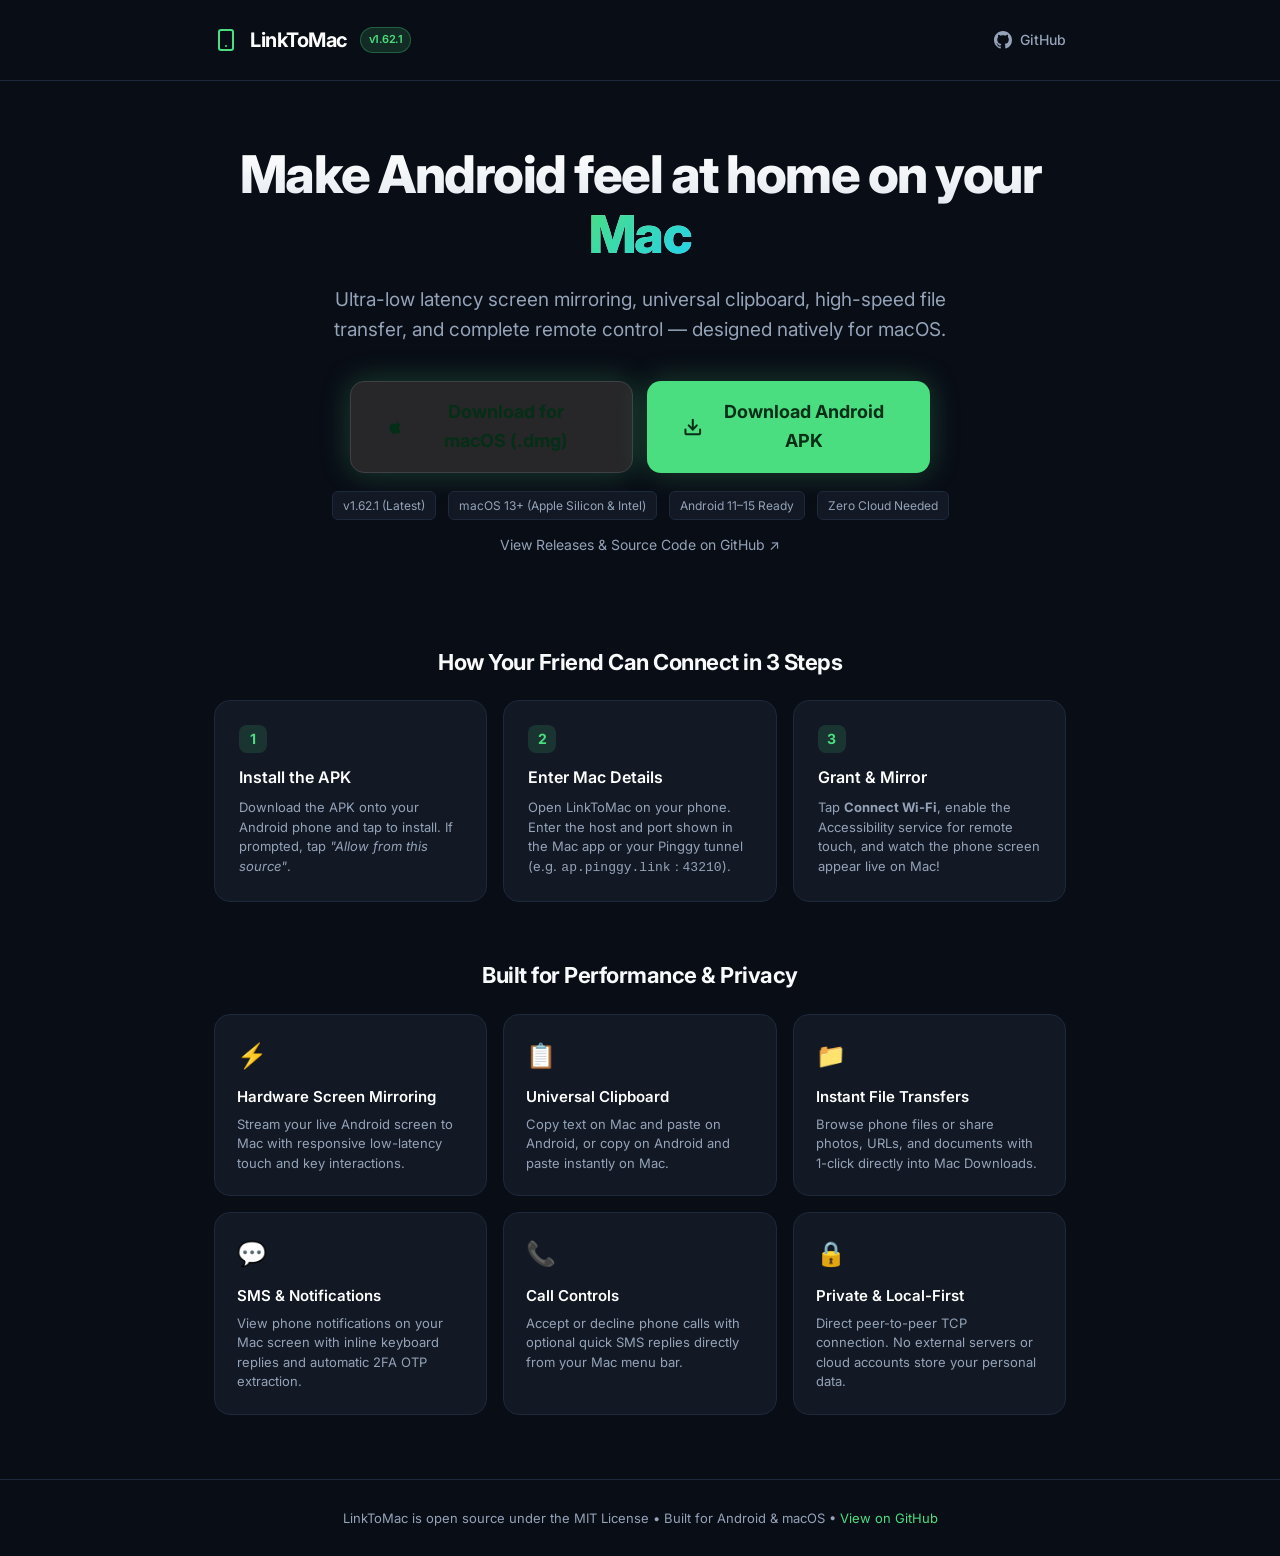
<file: public/index.html>
<!DOCTYPE html>
<html lang="en">
<head>
  <meta charset="UTF-8">
  <meta name="viewport" content="width=device-width, initial-scale=1.0">
  <title>LinkToMac — Download Android & macOS Companion</title>
  <meta name="description" content="Seamless Android screen mirroring, remote control, universal clipboard, and file transfer for macOS.">
  <link rel="preconnect" href="https://fonts.googleapis.com">
  <link rel="preconnect" href="https://fonts.gstatic.com" crossorigin>
  <link href="https://fonts.googleapis.com/css2?family=Inter:wght@400;500;600;700;800&display=swap" rel="stylesheet">
  <style>
    :root {
      --bg: #090d16;
      --card-bg: #121824;
      --card-border: #1e293b;
      --primary: #4ade80;
      --primary-hover: #22c55e;
      --primary-glow: rgba(74, 222, 128, 0.25);
      --text: #f8fafc;
      --text-muted: #94a3b8;
    }

    * {
      box-sizing: border-box;
      margin: 0;
      padding: 0;
    }

    body {
      font-family: 'Inter', -apple-system, BlinkMacSystemFont, sans-serif;
      background-color: var(--bg);
      color: var(--text);
      line-height: 1.6;
      min-height: 100vh;
      display: flex;
      flex-direction: column;
    }

    .container {
      max-width: 900px;
      margin: 0 auto;
      padding: 0 24px;
      width: 100%;
    }

    /* Navbar */
    header {
      padding: 24px 0;
      border-bottom: 1px solid var(--card-border);
    }

    .nav-content {
      display: flex;
      justify-content: space-between;
      align-items: center;
    }

    .logo {
      display: flex;
      align-items: center;
      gap: 12px;
      font-size: 20px;
      font-weight: 700;
      letter-spacing: -0.5px;
      color: #fff;
      text-decoration: none;
    }

    .logo-badge {
      background: rgba(74, 222, 128, 0.15);
      color: var(--primary);
      font-size: 11px;
      font-weight: 600;
      padding: 3px 8px;
      border-radius: 999px;
      border: 1px solid rgba(74, 222, 128, 0.3);
    }

    .github-link {
      display: flex;
      align-items: center;
      gap: 8px;
      color: var(--text-muted);
      text-decoration: none;
      font-size: 14px;
      font-weight: 500;
      transition: color 0.2s;
    }

    .github-link:hover {
      color: #fff;
    }

    /* Hero Section */
    .hero {
      padding: 64px 0 40px;
      text-align: center;
    }

    .headline {
      font-size: clamp(32px, 6vw, 52px);
      font-weight: 800;
      letter-spacing: -1.5px;
      line-height: 1.15;
      margin-bottom: 20px;
      background: linear-gradient(180deg, #ffffff 0%, #cbd5e1 100%);
      -webkit-background-clip: text;
      -webkit-text-fill-color: transparent;
    }

    .headline span {
      background: linear-gradient(135deg, #4ade80 0%, #22d3ee 100%);
      -webkit-background-clip: text;
      -webkit-text-fill-color: transparent;
    }

    .subheadline {
      font-size: clamp(16px, 2.5vw, 19px);
      color: var(--text-muted);
      max-width: 640px;
      margin: 0 auto 36px;
    }

    /* CTA Buttons */
    .cta-container {
      display: flex;
      flex-direction: column;
      align-items: center;
      gap: 14px;
      margin-bottom: 48px;
    }

    .btn-primary {
      display: inline-flex;
      align-items: center;
      justify-content: center;
      gap: 12px;
      background: var(--primary);
      color: #052e16;
      font-size: 18px;
      font-weight: 700;
      padding: 16px 36px;
      border-radius: 14px;
      text-decoration: none;
      transition: all 0.2s ease;
      box-shadow: 0 0 30px var(--primary-glow);
      width: 100%;
      max-width: 360px;
    }

    .btn-primary:hover {
      background: var(--primary-hover);
      transform: translateY(-2px);
      box-shadow: 0 4px 40px rgba(74, 222, 128, 0.4);
    }

    .btn-secondary {
      display: inline-flex;
      align-items: center;
      gap: 8px;
      color: var(--text-muted);
      font-size: 14px;
      text-decoration: none;
      transition: color 0.2s;
    }

    .btn-secondary:hover {
      color: #fff;
    }

    .badge-bar {
      display: flex;
      justify-content: center;
      flex-wrap: wrap;
      gap: 12px;
      margin-top: 4px;
      font-size: 12px;
      color: var(--text-muted);
    }

    .badge-pill {
      background: var(--card-bg);
      border: 1px solid var(--card-border);
      padding: 4px 10px;
      border-radius: 6px;
    }

    /* Step Guide */
    .section-title {
      font-size: 22px;
      font-weight: 700;
      margin-bottom: 20px;
      letter-spacing: -0.5px;
      text-align: center;
    }

    .steps-grid {
      display: grid;
      grid-template-columns: repeat(auto-fit, minmax(240px, 1fr));
      gap: 16px;
      margin-bottom: 56px;
    }

    .step-card {
      background: var(--card-bg);
      border: 1px solid var(--card-border);
      border-radius: 16px;
      padding: 24px;
      position: relative;
    }

    .step-num {
      display: inline-block;
      width: 28px;
      height: 28px;
      line-height: 28px;
      text-align: center;
      background: rgba(74, 222, 128, 0.15);
      color: var(--primary);
      border-radius: 8px;
      font-weight: 700;
      font-size: 14px;
      margin-bottom: 12px;
    }

    .step-card h3 {
      font-size: 16px;
      font-weight: 600;
      margin-bottom: 8px;
      color: #fff;
    }

    .step-card p {
      font-size: 13px;
      color: var(--text-muted);
      line-height: 1.5;
    }

    /* Features Grid */
    .features-grid {
      display: grid;
      grid-template-columns: repeat(auto-fit, minmax(260px, 1fr));
      gap: 16px;
      margin-bottom: 64px;
    }

    .feature-card {
      background: var(--card-bg);
      border: 1px solid var(--card-border);
      border-radius: 16px;
      padding: 22px;
      transition: border-color 0.2s;
    }

    .feature-card:hover {
      border-color: rgba(74, 222, 128, 0.4);
    }

    .feature-icon {
      font-size: 24px;
      margin-bottom: 10px;
    }

    .feature-card h4 {
      font-size: 15px;
      font-weight: 600;
      margin-bottom: 6px;
      color: #fff;
    }

    .feature-card p {
      font-size: 13px;
      color: var(--text-muted);
      line-height: 1.5;
    }

    /* Footer */
    footer {
      margin-top: auto;
      border-top: 1px solid var(--card-border);
      padding: 28px 0;
      text-align: center;
      color: var(--text-muted);
      font-size: 13px;
    }

    footer a {
      color: var(--primary);
      text-decoration: none;
    }
  </style>
</head>
<body>

  <header>
    <div class="container nav-content">
      <a href="/" class="logo">
        <svg width="24" height="24" viewBox="0 0 24 24" fill="none" stroke="#4ade80" stroke-width="2" stroke-linecap="round" stroke-linejoin="round">
          <rect x="5" y="2" width="14" height="20" rx="2" ry="2"></rect>
          <line x1="12" y1="18" x2="12.01" y2="18"></line>
        </svg>
        LinkToMac
        <span class="logo-badge">v1.62.1</span>
      </a>
      <a href="https://github.com/Udbhav7002/LinktoMac" target="_blank" class="github-link">
        <svg width="18" height="18" viewBox="0 0 24 24" fill="currentColor">
          <path d="M12 0C5.37 0 0 5.37 0 12c0 5.31 3.435 9.795 8.205 11.385.6.105.825-.255.825-.57 0-.285-.015-1.23-.015-2.235-3.015.555-3.795-.735-4.035-1.41-.135-.345-.72-1.41-1.23-1.695-.42-.225-1.02-.78-.015-.795.945-.015 1.62.87 1.845 1.23 1.08 1.815 2.805 1.305 3.495.99.105-.78.42-1.305.765-1.605-2.67-.3-5.46-1.335-5.46-5.925 0-1.305.465-2.385 1.23-3.225-.12-.3-.54-1.53.12-3.18 0 0 1.005-.315 3.3 1.23.96-.27 1.98-.405 3-.405s2.04.135 3 .405c2.295-1.56 3.3-1.23 3.3-1.23.66 1.65.24 2.88.12 3.18.765.84 1.23 1.905 1.23 3.225 0 4.605-2.805 5.625-5.475 5.925.435.375.81 1.095.81 2.22 0 1.605-.015 2.895-.015 3.3 0 .315.225.69.825.57A12.02 12.02 0 0024 12c0-6.63-5.37-12-12-12z"/>
        </svg>
        GitHub
      </a>
    </div>
  </header>

  <main class="container">
    <section class="hero">
      <h1 class="headline">Make Android feel at home on your <span>Mac</span></h1>
      <p class="subheadline">
        Ultra-low latency screen mirroring, universal clipboard, high-speed file transfer, and complete remote control — designed natively for macOS.
      </p>

      <div class="cta-container">
        <div style="display: flex; gap: 14px; flex-wrap: wrap; justify-content: center; width: 100%; max-width: 580px;">
          <a href="downloads/LinkToMac.dmg" download class="btn-primary" id="downloadMacBtn" style="flex: 1 1 240px; min-width: 220px; background: #27272a; border: 1px solid #3f3f46;">
            <svg width="22" height="22" viewBox="0 0 24 24" fill="currentColor">
              <path d="M18.71 19.5c-.83 1.24-1.71 2.45-3.05 2.47-1.34.03-1.77-.79-3.29-.79-1.53 0-2 .77-3.27.82-1.31.05-2.3-1.32-3.14-2.53C4.25 17 2.94 12.45 4.7 9.39c.87-1.52 2.43-2.48 4.12-2.51 1.28-.02 2.5.87 3.29.87.78 0 2.26-1.07 3.81-.91.65.03 2.47.26 3.64 1.98-.09.06-2.17 1.28-2.15 3.81.03 3.02 2.65 4.03 2.68 4.04-.03.07-.42 1.44-1.38 2.83M15.97 6.38c.62-.75 1.04-1.8 0.93-2.85-.9.04-1.98.6-2.63 1.35-.57.65-1.07 1.72-.94 2.74 1 .08 2.02-.49 2.64-1.24z"/>
            </svg>
            Download for macOS (.dmg)
          </a>
          <a href="downloads/LinkToMac.apk" download class="btn-primary" id="downloadBtn" style="flex: 1 1 240px; min-width: 220px;">
            <svg width="22" height="22" viewBox="0 0 24 24" fill="none" stroke="currentColor" stroke-width="2.5" stroke-linecap="round" stroke-linejoin="round">
              <path d="M21 15v4a2 2 0 0 1-2 2H5a2 2 0 0 1-2-2v-4"></path>
              <polyline points="7 10 12 15 17 10"></polyline>
              <line x1="12" y1="15" x2="12" y2="3"></line>
            </svg>
            Download Android APK
          </a>
        </div>

        <div class="badge-bar">
          <span class="badge-pill">v1.62.1 (Latest)</span>
          <span class="badge-pill">macOS 13+ (Apple Silicon & Intel)</span>
          <span class="badge-pill">Android 11–15 Ready</span>
          <span class="badge-pill">Zero Cloud Needed</span>
        </div>

        <a href="https://github.com/Udbhav7002/LinktoMac/releases" target="_blank" class="btn-secondary">
          View Releases & Source Code on GitHub ↗
        </a>
      </div>
    </section>

    <!-- 3-Step Setup Guide -->
    <h2 class="section-title">How Your Friend Can Connect in 3 Steps</h2>
    <div class="steps-grid">
      <div class="step-card">
        <div class="step-num">1</div>
        <h3>Install the APK</h3>
        <p>Download the APK onto your Android phone and tap to install. If prompted, tap <em>"Allow from this source"</em>.</p>
      </div>
      <div class="step-card">
        <div class="step-num">2</div>
        <h3>Enter Mac Details</h3>
        <p>Open LinkToMac on your phone. Enter the host and port shown in the Mac app or your Pinggy tunnel (e.g. <code>ap.pinggy.link</code> : <code>43210</code>).</p>
      </div>
      <div class="step-card">
        <div class="step-num">3</div>
        <h3>Grant & Mirror</h3>
        <p>Tap <strong>Connect Wi-Fi</strong>, enable the Accessibility service for remote touch, and watch the phone screen appear live on Mac!</p>
      </div>
    </div>

    <!-- Feature Highlights -->
    <h2 class="section-title">Built for Performance & Privacy</h2>
    <div class="features-grid">
      <div class="feature-card">
        <div class="feature-icon">⚡</div>
        <h4>Hardware Screen Mirroring</h4>
        <p>Stream your live Android screen to Mac with responsive low-latency touch and key interactions.</p>
      </div>
      <div class="feature-card">
        <div class="feature-icon">📋</div>
        <h4>Universal Clipboard</h4>
        <p>Copy text on Mac and paste on Android, or copy on Android and paste instantly on Mac.</p>
      </div>
      <div class="feature-card">
        <div class="feature-icon">📁</div>
        <h4>Instant File Transfers</h4>
        <p>Browse phone files or share photos, URLs, and documents with 1-click directly into Mac Downloads.</p>
      </div>
      <div class="feature-card">
        <div class="feature-icon">💬</div>
        <h4>SMS & Notifications</h4>
        <p>View phone notifications on your Mac screen with inline keyboard replies and automatic 2FA OTP extraction.</p>
      </div>
      <div class="feature-card">
        <div class="feature-icon">📞</div>
        <h4>Call Controls</h4>
        <p>Accept or decline phone calls with optional quick SMS replies directly from your Mac menu bar.</p>
      </div>
      <div class="feature-card">
        <div class="feature-icon">🔒</div>
        <h4>Private & Local-First</h4>
        <p>Direct peer-to-peer TCP connection. No external servers or cloud accounts store your personal data.</p>
      </div>
    </div>
  </main>

  <footer>
    <div class="container">
      <p>LinkToMac is open source under the MIT License • Built for Android & macOS • <a href="https://github.com/Udbhav7002/LinktoMac" target="_blank">View on GitHub</a></p>
    </div>
  </footer>

  <script>
    // Fallback if /downloads/ is not directly served: fallback to /public/ or /LinkToMac.apk
    document.getElementById('downloadBtn').addEventListener('click', function(e) {
      setTimeout(function() {
        // Verification ping
      }, 500);
    });
  </script>
</body>
</html>
</file>
